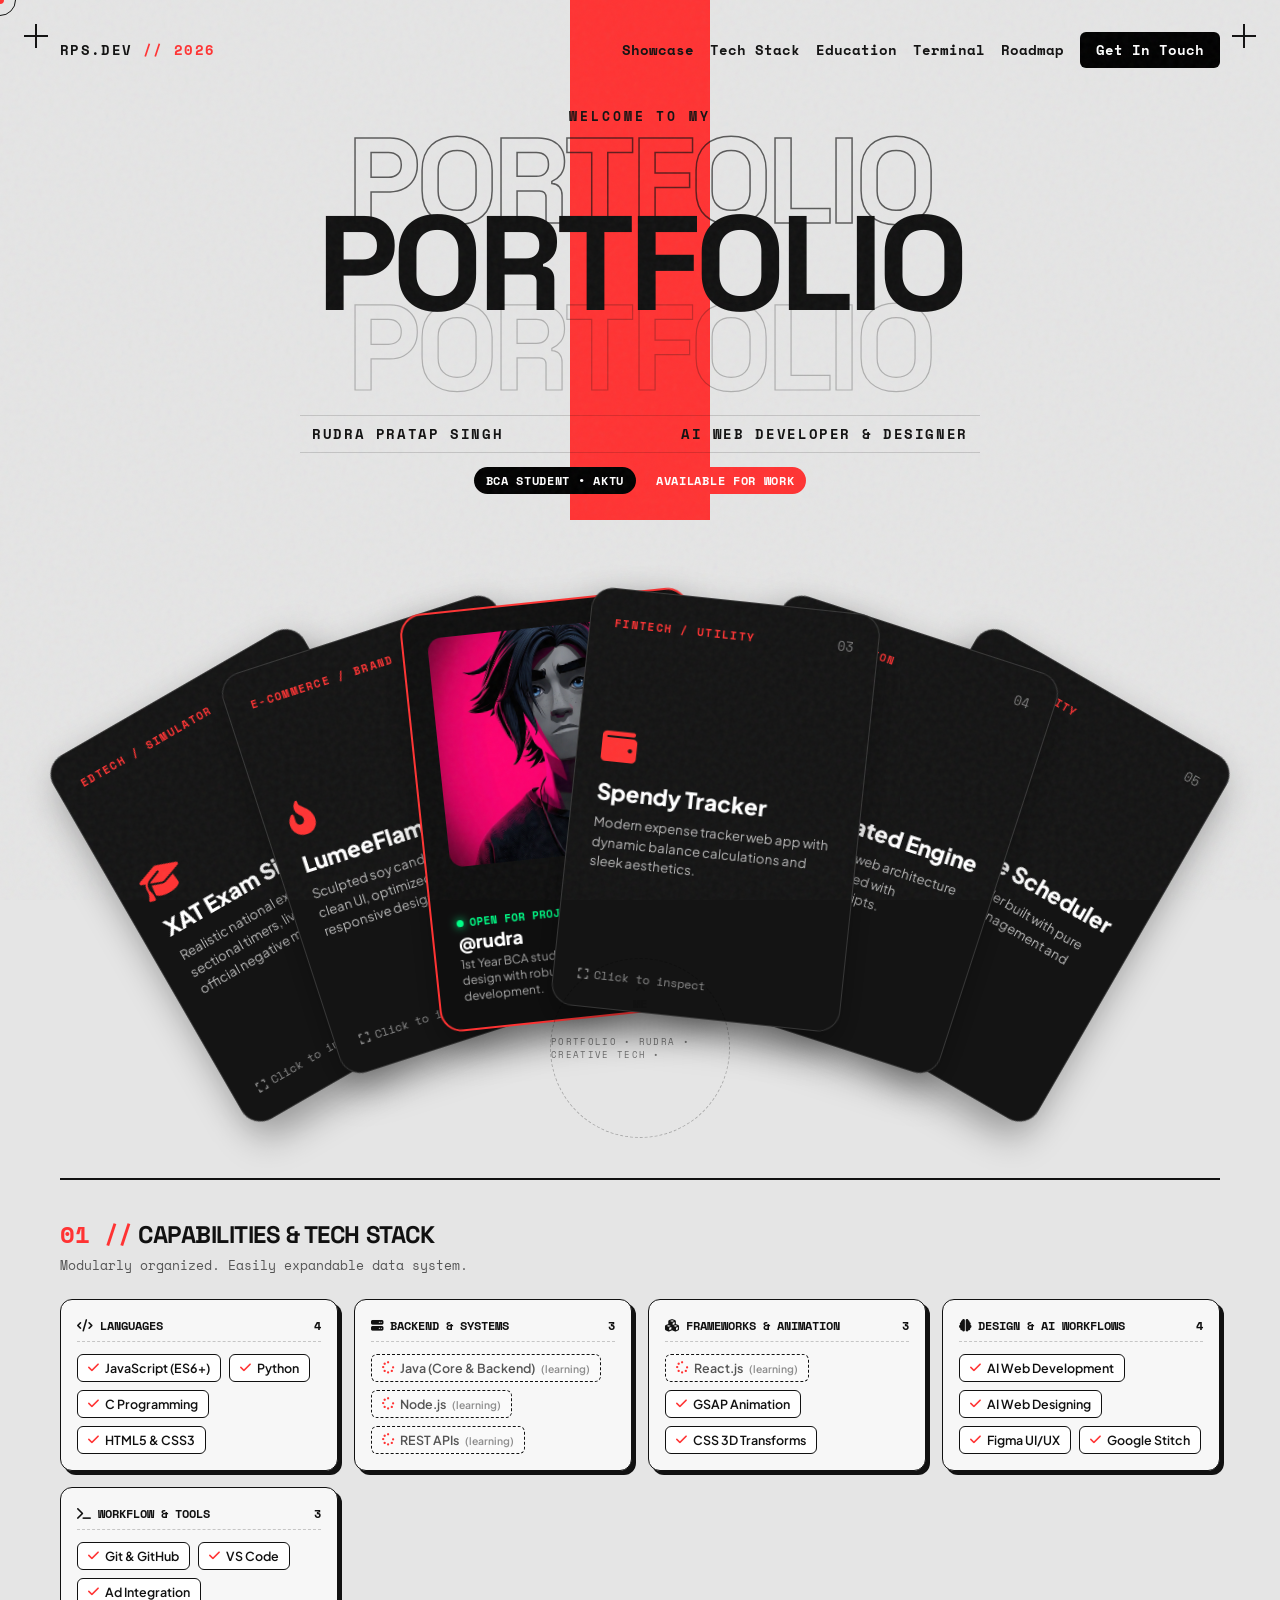
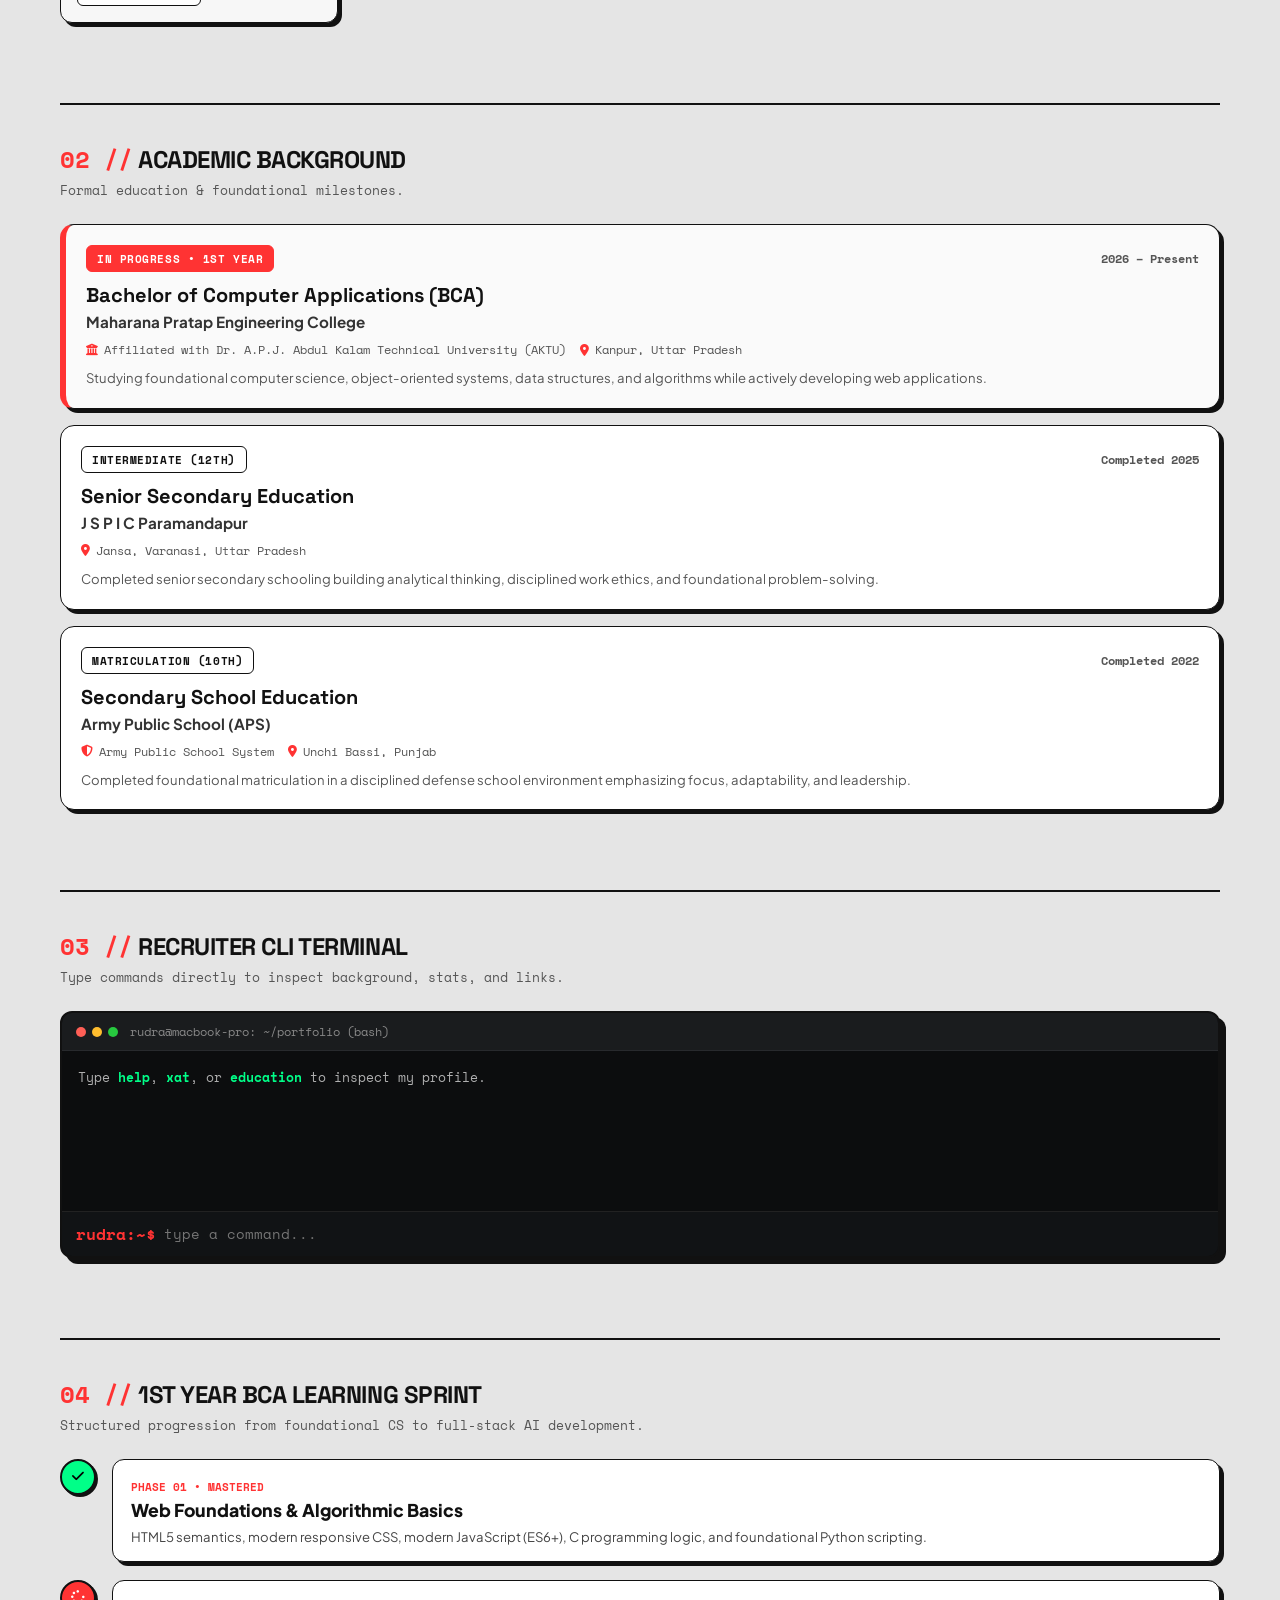
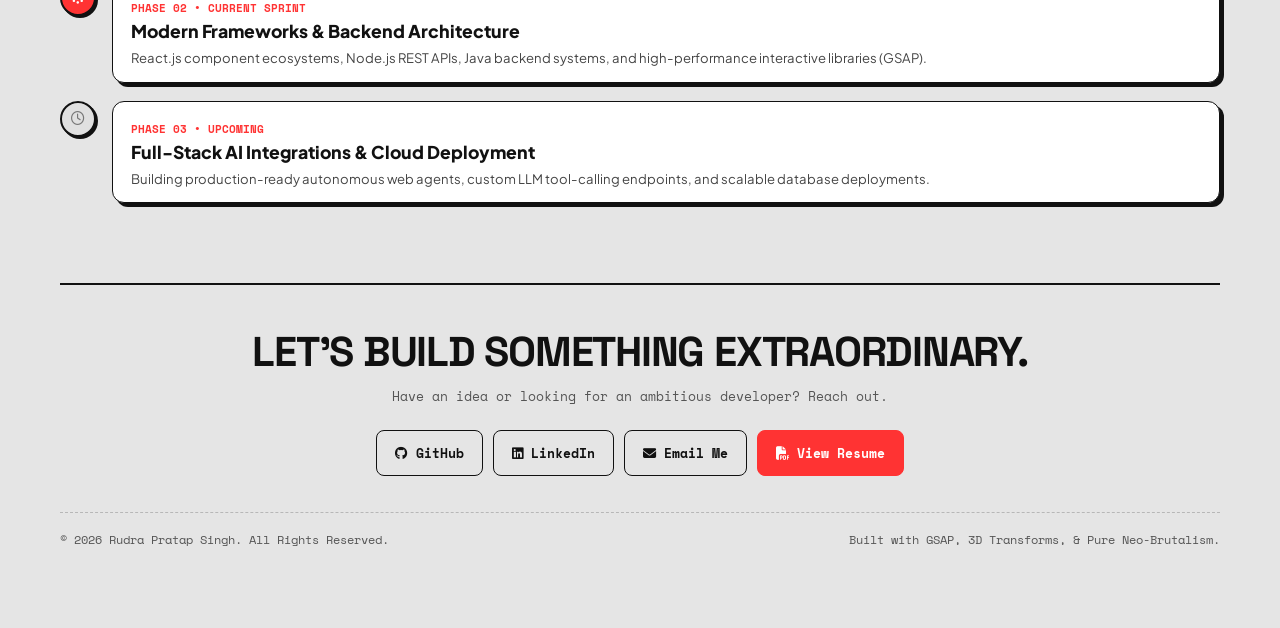
<file: index.html>
<!DOCTYPE html>
<html lang="en">
<head>
  <meta charset="UTF-8" />
  <meta name="viewport" content="width=device-width, initial-scale=1.0" />
  <title>Rudra Pratap Singh — AI Web Developer & Designer</title>
  <link rel="icon" href="images/rudra-favicon.png" type="image/png" />

  <!-- Typography -->
  <link rel="preconnect" href="https://fonts.googleapis.com">
  <link rel="preconnect" href="https://fonts.gstatic.com" crossorigin>
  <link href="https://fonts.googleapis.com/css2?family=Plus+Jakarta+Sans:wght@400;600;700;800;900&family=Space+Grotesk:wght@500;700;800&family=Space+Mono:ital,wght@0,400;0,700;1,400&display=swap" rel="stylesheet">

  <!-- Font Awesome Icons -->
  <link rel="stylesheet" href="https://cdnjs.cloudflare.com/ajax/libs/font-awesome/6.5.1/css/all.min.css" />

  <link rel="stylesheet" href="style.css" />
</head>
<body>

  <!-- Film Grain SVG Overlay -->
  <div class="grain-overlay"></div>

  <!-- Magnetic Custom Cursor -->
  <div class="custom-cursor-dot" id="cursorDot"></div>
  <div class="custom-cursor-circle" id="cursorCircle"></div>

  <!-- Neo-Brutalist Layout Artifacts -->
  <div class="bg-stripe"></div>
  <div class="bg-cross top-left"></div>
  <div class="bg-cross top-right"></div>

  <div class="portfolio-wrapper">
    
    <!-- Top Minimal Navigation -->
    <nav class="top-nav">
      <div class="nav-brand">RPS.DEV <span>// 2026</span></div>
      <div class="nav-links">
        <a href="#deckSection">Showcase</a>
        <a href="#skillsSection">Tech Stack</a>
        <a href="#educationSection">Education</a>
        <a href="#terminalSection">Terminal</a>
        <a href="#roadmapSection">Roadmap</a>
        <a href="mailto:rudsigeamer@gmail.com" class="nav-cta">Get In Touch</a>
      </div>
    </nav>

    <!-- SECTION 1: Editorial Hero -->
    <header class="hero-header">
      <div class="meta-tag">WELCOME TO MY</div>
      
      <div class="title-stacked">
        <div class="stroke-title">PORTFOLIO</div>
        <div class="main-title">PORTFOLIO</div>
        <div class="bottom-ghost">PORTFOLIO</div>
      </div>

      <div class="hero-subtext">
        <span class="author-name">RUDRA PRATAP SINGH</span>
        <span class="author-role">AI WEB DEVELOPER & DESIGNER</span>
      </div>

      <div class="hero-badges">
        <span class="badge badge-dark">BCA STUDENT • AKTU</span>
        <span class="badge badge-red">AVAILABLE FOR WORK</span>
      </div>
    </header>

    <!-- SECTION 2: Interactive Fan-Out 3D Deck -->
    <section class="deck-viewport" id="deckSection">
      <div class="deck-cards" id="deckCards">
        <!-- Rendered dynamically by script.js with XAT Simulator as Card 01 -->
      </div>

      <!-- Center Dial Wheel -->
      <div class="rotary-wheel">
        <div class="wheel-circle">
          <span class="wheel-text">PORTFOLIO • RUDRA • CREATIVE TECH •</span>
        </div>
        <div class="wheel-indicator">
          <i class="fa-solid fa-angle-up"></i>
          <span>ME</span>
        </div>
      </div>
    </section>

    <!-- SECTION 3: Technical Capabilities -->
    <section class="section-block" id="skillsSection">
      <div class="section-head">
        <h2><span>01 //</span> CAPABILITIES & TECH STACK</h2>
        <p>Modularly organized. Easily expandable data system.</p>
      </div>

      <div class="skills-grid" id="skillsGrid">
        <!-- Rendered by script.js -->
      </div>
    </section>

    <!-- SECTION 4: Formal Education Timeline -->
    <section class="section-block" id="educationSection">
      <div class="section-head">
        <h2><span>02 //</span> ACADEMIC BACKGROUND</h2>
        <p>Formal education & foundational milestones.</p>
      </div>

      <div class="education-grid">
        <div class="edu-card active-degree">
          <div class="edu-card-top">
            <span class="edu-badge current">IN PROGRESS • 1ST YEAR</span>
            <span class="edu-year">2026 – Present</span>
          </div>
          <h3 class="edu-degree">Bachelor of Computer Applications (BCA)</h3>
          <h4 class="edu-institution">Maharana Pratap Engineering College</h4>
          <div class="edu-meta">
            <span><i class="fa-solid fa-building-columns"></i> Affiliated with Dr. A.P.J. Abdul Kalam Technical University (AKTU)</span>
            <span><i class="fa-solid fa-location-dot"></i> Kanpur, Uttar Pradesh</span>
          </div>
          <p class="edu-summary">Studying foundational computer science, object-oriented systems, data structures, and algorithms while actively developing web applications.</p>
        </div>

        <div class="edu-card">
          <div class="edu-card-top">
            <span class="edu-badge">INTERMEDIATE (12TH)</span>
            <span class="edu-year">Completed 2025</span>
          </div>
          <h3 class="edu-degree">Senior Secondary Education</h3>
          <h4 class="edu-institution">J S P I C Paramandapur</h4>
          <div class="edu-meta">
            <span><i class="fa-solid fa-location-dot"></i> Jansa, Varanasi, Uttar Pradesh</span>
          </div>
          <p class="edu-summary">Completed senior secondary schooling building analytical thinking, disciplined work ethics, and foundational problem-solving.</p>
        </div>

        <div class="edu-card">
          <div class="edu-card-top">
            <span class="edu-badge">MATRICULATION (10TH)</span>
            <span class="edu-year">Completed 2022</span>
          </div>
          <h3 class="edu-degree">Secondary School Education</h3>
          <h4 class="edu-institution">Army Public School (APS)</h4>
          <div class="edu-meta">
            <span><i class="fa-solid fa-shield-halved"></i> Army Public School System</span>
            <span><i class="fa-solid fa-location-dot"></i> Unchi Bassi, Punjab</span>
          </div>
          <p class="edu-summary">Completed foundational matriculation in a disciplined defense school environment emphasizing focus, adaptability, and leadership.</p>
        </div>
      </div>
    </section>

    <!-- SECTION 5: Interactive Developer Terminal -->
    <section class="section-block" id="terminalSection">
      <div class="section-head">
        <h2><span>03 //</span> RECRUITER CLI TERMINAL</h2>
        <p>Type commands directly to inspect background, stats, and links.</p>
      </div>

      <div class="terminal-window">
        <div class="terminal-bar">
          <div class="terminal-dots">
            <span class="dot red"></span>
            <span class="dot yellow"></span>
            <span class="dot green"></span>
          </div>
          <span class="terminal-title">rudra@macbook-pro: ~/portfolio (bash)</span>
        </div>
        <div class="terminal-body" id="terminalBody">
          <div class="term-line output">Type <span class="term-highlight">help</span>, <span class="term-highlight">xat</span>, or <span class="term-highlight">education</span> to inspect my profile.</div>
        </div>
        <div class="terminal-input-row">
          <span class="term-prompt">rudra:~$</span>
          <input type="text" id="terminalInput" autocomplete="off" spellcheck="false" placeholder="type a command..." />
        </div>
      </div>
    </section>

    <!-- SECTION 6: Learning Journey & Roadmap -->
    <section class="section-block" id="roadmapSection">
      <div class="section-head">
        <h2><span>04 //</span> 1ST YEAR BCA LEARNING SPRINT</h2>
        <p>Structured progression from foundational CS to full-stack AI development.</p>
      </div>

      <div class="timeline-container">
        <div class="timeline-item completed">
          <div class="timeline-marker"><i class="fa-solid fa-check"></i></div>
          <div class="timeline-content">
            <span class="timeline-phase">PHASE 01 • MASTERED</span>
            <h3>Web Foundations & Algorithmic Basics</h3>
            <p>HTML5 semantics, modern responsive CSS, modern JavaScript (ES6+), C programming logic, and foundational Python scripting.</p>
          </div>
        </div>

        <div class="timeline-item in-progress">
          <div class="timeline-marker"><i class="fa-solid fa-spinner fa-spin-pulse"></i></div>
          <div class="timeline-content">
            <span class="timeline-phase">PHASE 02 • CURRENT SPRINT</span>
            <h3>Modern Frameworks & Backend Architecture</h3>
            <p>React.js component ecosystems, Node.js REST APIs, Java backend systems, and high-performance interactive libraries (GSAP).</p>
          </div>
        </div>

        <div class="timeline-item upcoming">
          <div class="timeline-marker"><i class="fa-regular fa-clock"></i></div>
          <div class="timeline-content">
            <span class="timeline-phase">PHASE 03 • UPCOMING</span>
            <h3>Full-Stack AI Integrations & Cloud Deployment</h3>
            <p>Building production-ready autonomous web agents, custom LLM tool-calling endpoints, and scalable database deployments.</p>
          </div>
        </div>
      </div>
    </section>

    <!-- SECTION 7: Footer & Outgoing Channels -->
    <footer class="footer-block">
      <div class="footer-cta">
        <h3>LET'S BUILD SOMETHING EXTRAORDINARY.</h3>
        <p>Have an idea or looking for an ambitious developer? Reach out.</p>
      </div>

      <div class="footer-actions">
        <a href="https://github.com/yummiilove" target="_blank" rel="noopener" class="btn btn-outline">
          <i class="fa-brands fa-github"></i> GitHub
        </a>
        <a href="https://www.linkedin.com/in/rudrapratapsing" target="_blank" rel="noopener" class="btn btn-outline">
          <i class="fa-brands fa-linkedin"></i> LinkedIn
        </a>
        <a href="mailto:rudsigeamer@gmail.com" class="btn btn-outline">
          <i class="fa-solid fa-envelope"></i> Email Me
        </a>
        <a href="resume.html" target="_blank" class="btn btn-accent">
          <i class="fa-solid fa-file-pdf"></i> View Resume
        </a>
      </div>

      <div class="footer-meta">
        <span>© 2026 Rudra Pratap Singh. All Rights Reserved.</span>
        <span>Built with GSAP, 3D Transforms, & Pure Neo-Brutalism.</span>
      </div>
    </footer>

  </div>

  <!-- Interactive Project Pop-up Modal -->
  <div class="modal-backdrop" id="projectModal">
    <div class="modal-card">
      <button class="modal-close-btn" id="modalClose">&times;</button>
      <div class="modal-tag" id="modalTag">CATEGORY</div>
      <h2 class="modal-title" id="modalTitle">Project Title</h2>
      <p class="modal-desc" id="modalDesc">Project description goes here.</p>
      
      <div class="modal-stats">
        <div>
          <span class="stat-label">TECH STACK</span>
          <span class="stat-value" id="modalStack">HTML, CSS, JS</span>
        </div>
        <div>
          <span class="stat-label">STATUS</span>
          <span class="stat-value" id="modalStatus">Live / Production</span>
        </div>
      </div>

      <div class="modal-links">
        <a href="#" target="_blank" id="modalLiveLink" class="btn btn-accent">
          <i class="fa-solid fa-arrow-up-right-from-square"></i> Visit Project
        </a>
        <a href="#" target="_blank" id="modalRepoLink" class="btn btn-outline">
          <i class="fa-brands fa-github"></i> Source Code
        </a>
      </div>
    </div>
  </div>

  <!-- GSAP Animation Engine -->
  <script src="https://cdnjs.cloudflare.com/ajax/libs/gsap/3.12.5/gsap.min.js"></script>
  <script src="script.js"></script>
</body>
</html>
</file>
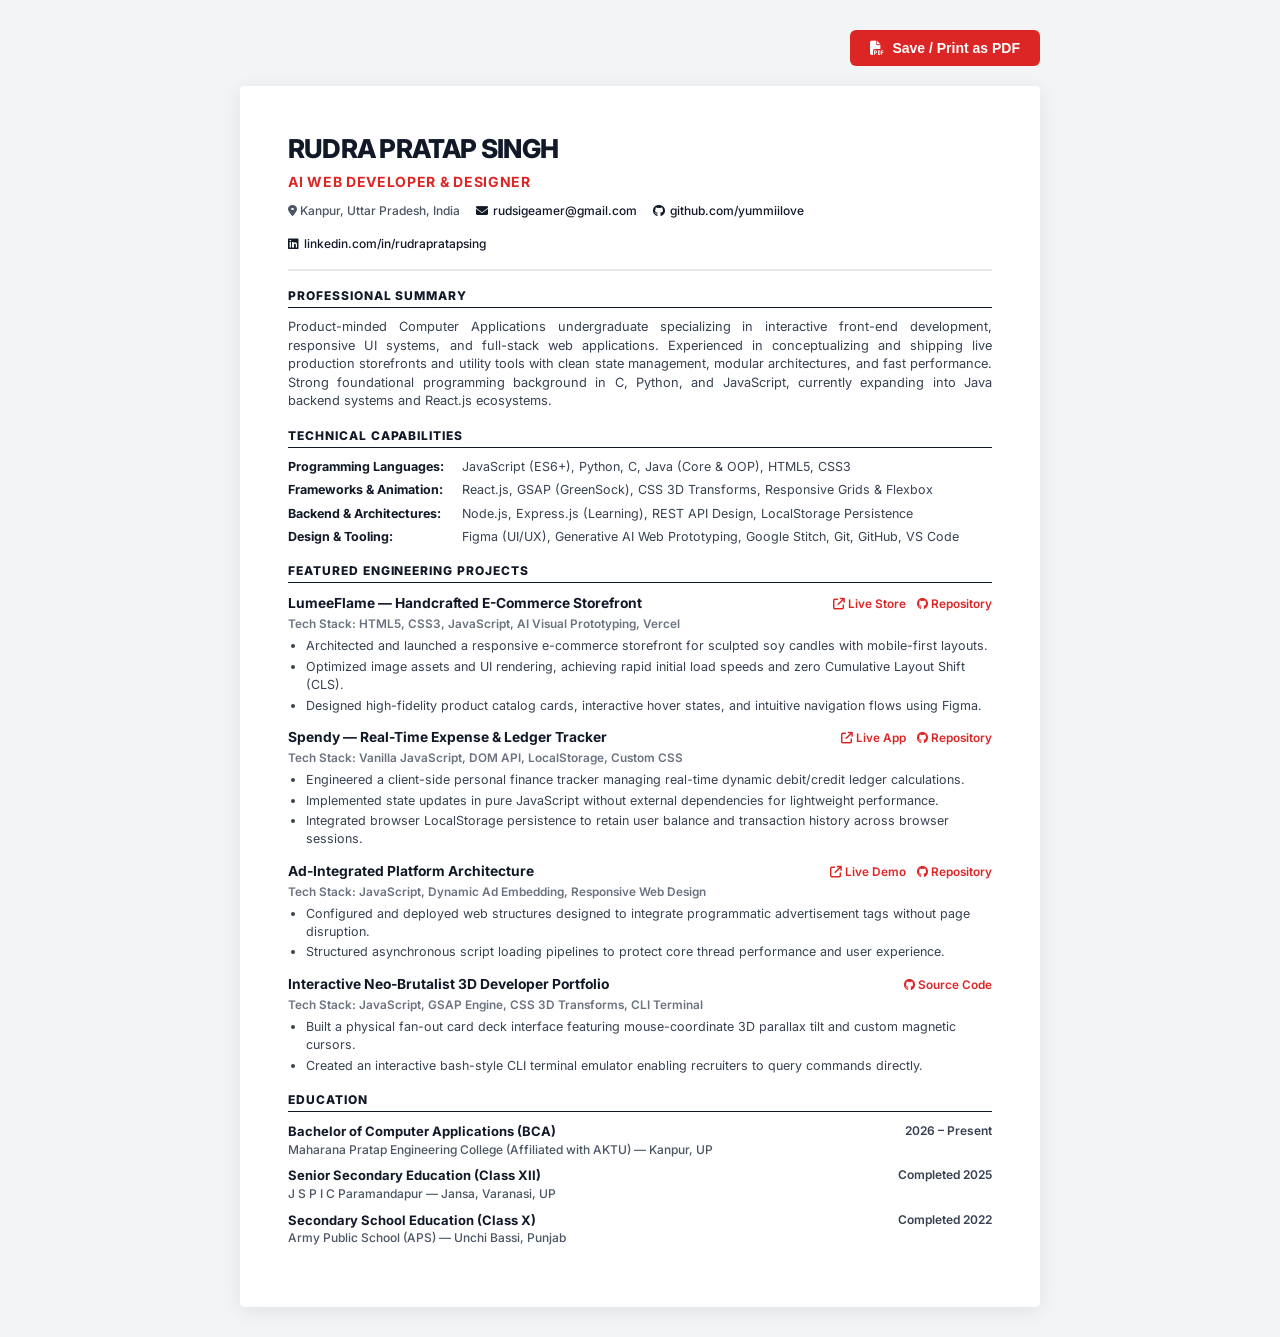
<file: resume.html>
<!DOCTYPE html>
<html lang="en">
<head>
  <meta charset="UTF-8" />
  <meta name="viewport" content="width=device-width, initial-scale=1.0" />
  <title>Rudra Pratap Singh — Resume</title>
  <link rel="preconnect" href="https://fonts.googleapis.com">
  <link rel="preconnect" href="https://fonts.gstatic.com" crossorigin>
  <link href="https://fonts.googleapis.com/css2?family=Inter:wght@400;500;600;700;800&display=swap" rel="stylesheet">
  <link rel="stylesheet" href="https://cdnjs.cloudflare.com/ajax/libs/font-awesome/6.5.1/css/all.min.css" />

  <style>
    * {
      box-sizing: border-box;
      margin: 0;
      padding: 0;
    }

    body {
      font-family: 'Inter', -apple-system, BlinkMacSystemFont, "Segoe UI", Roboto, sans-serif;
      color: #111827;
      background-color: #f3f4f6;
      line-height: 1.45;
      font-size: 13.5px;
      padding: 30px 15px;
    }

    /* Print / PDF Controls */
    .action-bar {
      max-width: 800px;
      margin: 0 auto 20px auto;
      display: flex;
      justify-content: space-between;
      align-items: center;
    }

    .btn-download {
      background: #dc2626;
      color: #ffffff;
      border: none;
      padding: 10px 20px;
      font-size: 14px;
      font-weight: 600;
      border-radius: 6px;
      cursor: pointer;
      display: inline-flex;
      align-items: center;
      gap: 8px;
      transition: background 0.2s ease;
    }

    .btn-download:hover {
      background: #b91c1c;
    }

    /* A4 Resume Container */
    .resume-sheet {
      max-width: 800px;
      margin: 0 auto;
      background: #ffffff;
      padding: 44px 48px;
      box-shadow: 0 4px 20px rgba(0, 0, 0, 0.08);
      border-radius: 4px;
    }

    /* Header */
    header {
      border-bottom: 2px solid #e5e7eb;
      padding-bottom: 16px;
      margin-bottom: 16px;
    }

    h1.name {
      font-size: 26px;
      font-weight: 800;
      letter-spacing: -0.03em;
      color: #111827;
      text-transform: uppercase;
      margin-bottom: 4px;
    }

    .role-title {
      font-size: 14px;
      font-weight: 700;
      color: #dc2626;
      text-transform: uppercase;
      letter-spacing: 0.05em;
      margin-bottom: 10px;
    }

    .contact-row {
      display: flex;
      flex-wrap: wrap;
      gap: 16px;
      font-size: 12px;
      color: #4b5563;
      font-weight: 500;
    }

    .contact-row a {
      color: #111827;
      text-decoration: none;
      display: inline-flex;
      align-items: center;
      gap: 5px;
    }

    .contact-row a:hover {
      color: #dc2626;
      text-decoration: underline;
    }

    /* Section Styles */
    section {
      margin-bottom: 16px;
    }

    .section-title {
      font-size: 12px;
      font-weight: 800;
      text-transform: uppercase;
      letter-spacing: 0.08em;
      color: #111827;
      border-bottom: 1.5px solid #111827;
      padding-bottom: 3px;
      margin-bottom: 10px;
      display: flex;
      justify-content: space-between;
    }

    /* Summary */
    .summary-text {
      color: #374151;
      font-size: 12.8px;
      text-align: justify;
    }

    /* Skills */
    .skills-block {
      display: flex;
      flex-direction: column;
      gap: 5px;
    }

    .skill-line {
      font-size: 12.5px;
      color: #374151;
    }

    .skill-line strong {
      color: #111827;
      font-weight: 700;
      min-width: 170px;
      display: inline-block;
    }

    /* Projects & Items */
    .project-item {
      margin-bottom: 12px;
    }

    .item-header {
      display: flex;
      justify-content: space-between;
      align-items: baseline;
      margin-bottom: 3px;
    }

    .item-title {
      font-size: 13.8px;
      font-weight: 700;
      color: #111827;
    }

    .item-links {
      font-size: 11.8px;
      font-weight: 600;
    }

    .item-links a {
      color: #dc2626;
      text-decoration: none;
      margin-left: 8px;
    }

    .item-links a:hover {
      text-decoration: underline;
    }

    .item-sub {
      font-size: 11.8px;
      color: #6b7280;
      font-weight: 600;
      margin-bottom: 4px;
    }

    ul.bullet-list {
      padding-left: 18px;
      color: #374151;
      font-size: 12.5px;
    }

    ul.bullet-list li {
      margin-bottom: 2.5px;
    }

    /* Education */
    .edu-item {
      display: flex;
      justify-content: space-between;
      margin-bottom: 8px;
    }

    .edu-left {
      max-width: 80%;
    }

    .edu-degree {
      font-size: 13px;
      font-weight: 700;
      color: #111827;
    }

    .edu-institution {
      font-size: 12px;
      color: #4b5563;
      font-weight: 500;
    }

    .edu-right {
      text-align: right;
      font-size: 12px;
      font-weight: 600;
      color: #374151;
    }

    /* Print Engine Settings */
    @media print {
      body {
        background: transparent;
        padding: 0;
      }

      .action-bar {
        display: none !important;
      }

      .resume-sheet {
        box-shadow: none;
        padding: 0;
        max-width: 100%;
        margin: 0;
      }

      @page {
        size: A4;
        margin: 14mm 15mm 14mm 15mm;
      }
    }
  </style>
</head>
<body>

  <!-- Controls for instant export -->
  <div class="action-bar">
    <span style="font-size: 13px; color: #4b5563;"></span>
    <button class="btn-download" onclick="window.print()">
      <i class="fa-solid fa-file-pdf"></i> Save / Print as PDF
    </button>
  </div>

  <!-- Main Sheet -->
  <main class="resume-sheet">
    
    <!-- Header -->
    <header>
      <h1 class="name">Rudra Pratap Singh</h1>
      <div class="role-title">AI Web Developer & Designer</div>
      <div class="contact-row">
        <span><i class="fa-solid fa-location-dot"></i> Kanpur, Uttar Pradesh, India</span>
        <a href="mailto:rudsigeamer@gmail.com"><i class="fa-solid fa-envelope"></i> rudsigeamer@gmail.com</a>
        <a href="https://github.com/yummiilove" target="_blank"><i class="fa-brands fa-github"></i> github.com/yummiilove</a>
        <a href="https://www.linkedin.com/in/-rudra-pratapsingh" target="_blank"><i class="fa-brands fa-linkedin"></i> linkedin.com/in/rudrapratapsing</a>
      </div>
    </header>

    <!-- Professional Summary -->
    <section>
      <div class="section-title">Professional Summary</div>
      <p class="summary-text">
        Product-minded Computer Applications undergraduate specializing in interactive front-end development, responsive UI systems, and full-stack web applications. Experienced in conceptualizing and shipping live production storefronts and utility tools with clean state management, modular architectures, and fast performance. Strong foundational programming background in C, Python, and JavaScript, currently expanding into Java backend systems and React.js ecosystems.
      </p>
    </section>

    <!-- Technical Skills -->
    <section>
      <div class="section-title">Technical Capabilities</div>
      <div class="skills-block">
        <div class="skill-line">
          <strong>Programming Languages:</strong> JavaScript (ES6+), Python, C, Java (Core & OOP), HTML5, CSS3
        </div>
        <div class="skill-line">
          <strong>Frameworks & Animation:</strong> React.js, GSAP (GreenSock), CSS 3D Transforms, Responsive Grids & Flexbox
        </div>
        <div class="skill-line">
          <strong>Backend & Architectures:</strong> Node.js, Express.js (Learning), REST API Design, LocalStorage Persistence
        </div>
        <div class="skill-line">
          <strong>Design & Tooling:</strong> Figma (UI/UX), Generative AI Web Prototyping, Google Stitch, Git, GitHub, VS Code
        </div>
      </div>
    </section>

    <!-- Key Projects -->
    <section>
      <div class="section-title">Featured Engineering Projects</div>

      <!-- LumeeFlame -->
      <div class="project-item">
        <div class="item-header">
          <span class="item-title">LumeeFlame — Handcrafted E-Commerce Storefront</span>
          <span class="item-links">
            <a href="https://lummeflame.vercel.app" target="_blank"><i class="fa-solid fa-arrow-up-right-from-square"></i> Live Store</a>
            <a href="https://github.com/yummiilove" target="_blank"><i class="fa-brands fa-github"></i> Repository</a>
          </span>
        </div>
        <div class="item-sub">Tech Stack: HTML5, CSS3, JavaScript, AI Visual Prototyping, Vercel</div>
        <ul class="bullet-list">
          <li>Architected and launched a responsive e-commerce storefront for sculpted soy candles with mobile-first layouts.</li>
          <li>Optimized image assets and UI rendering, achieving rapid initial load speeds and zero Cumulative Layout Shift (CLS).</li>
          <li>Designed high-fidelity product catalog cards, interactive hover states, and intuitive navigation flows using Figma.</li>
        </ul>
      </div>

      <!-- Spendy -->
      <div class="project-item">
        <div class="item-header">
          <span class="item-title">Spendy — Real-Time Expense & Ledger Tracker</span>
          <span class="item-links">
            <a href="https://spendy-indol.vercel.app/" target="_blank"><i class="fa-solid fa-arrow-up-right-from-square"></i> Live App</a>
            <a href="https://github.com/yummiilove" target="_blank"><i class="fa-brands fa-github"></i> Repository</a>
          </span>
        </div>
        <div class="item-sub">Tech Stack: Vanilla JavaScript, DOM API, LocalStorage, Custom CSS</div>
        <ul class="bullet-list">
          <li>Engineered a client-side personal finance tracker managing real-time dynamic debit/credit ledger calculations.</li>
          <li>Implemented state updates in pure JavaScript without external dependencies for lightweight performance.</li>
          <li>Integrated browser LocalStorage persistence to retain user balance and transaction history across browser sessions.</li>
        </ul>
      </div>

      <!-- Webpage for Ads -->
      <div class="project-item">
        <div class="item-header">
          <span class="item-title">Ad-Integrated Platform Architecture</span>
          <span class="item-links">
            <a href="https://webpage-for-ads.vercel.app/" target="_blank"><i class="fa-solid fa-arrow-up-right-from-square"></i> Live Demo</a>
            <a href="https://github.com/yummiilove" target="_blank"><i class="fa-brands fa-github"></i> Repository</a>
          </span>
        </div>
        <div class="item-sub">Tech Stack: JavaScript, Dynamic Ad Embedding, Responsive Web Design</div>
        <ul class="bullet-list">
          <li>Configured and deployed web structures designed to integrate programmatic advertisement tags without page disruption.</li>
          <li>Structured asynchronous script loading pipelines to protect core thread performance and user experience.</li>
        </ul>
      </div>

      <!-- 3D Portfolio -->
      <div class="project-item">
        <div class="item-header">
          <span class="item-title">Interactive Neo-Brutalist 3D Developer Portfolio</span>
          <span class="item-links">
            <a href="https://github.com/yummiilove" target="_blank"><i class="fa-brands fa-github"></i> Source Code</a>
          </span>
        </div>
        <div class="item-sub">Tech Stack: JavaScript, GSAP Engine, CSS 3D Transforms, CLI Terminal</div>
        <ul class="bullet-list">
          <li>Built a physical fan-out card deck interface featuring mouse-coordinate 3D parallax tilt and custom magnetic cursors.</li>
          <li>Created an interactive bash-style CLI terminal emulator enabling recruiters to query commands directly.</li>
        </ul>
      </div>
    </section>

    <!-- Education -->
    <section>
      <div class="section-title">Education</div>

      <div class="edu-item">
        <div class="edu-left">
          <div class="edu-degree">Bachelor of Computer Applications (BCA)</div>
          <div class="edu-institution">Maharana Pratap Engineering College (Affiliated with AKTU) — Kanpur, UP</div>
        </div>
        <div class="edu-right">2026 – Present</div>
      </div>

      <div class="edu-item">
        <div class="edu-left">
          <div class="edu-degree">Senior Secondary Education (Class XII)</div>
          <div class="edu-institution">J S P I C Paramandapur — Jansa, Varanasi, UP</div>
        </div>
        <div class="edu-right">Completed 2025</div>
      </div>

      <div class="edu-item">
        <div class="edu-left">
          <div class="edu-degree">Secondary School Education (Class X)</div>
          <div class="edu-institution">Army Public School (APS) — Unchi Bassi, Punjab</div>
        </div>
        <div class="edu-right">Completed 2022</div>
      </div>
    </section>

  </main>

</body>
</html>
</file>
<file: style.css>
:root {
  --bg-color: #e5e5e5;
  --accent-red: #ff3333;
  --text-dark: #111111;
  --text-muted: #555555;
  --card-bg: #141414;
  --card-text: #ffffff;
  --card-border: rgba(255, 255, 255, 0.15);
  --border-dark: #111111;
  --term-bg: #0c0d0e;
  --font-main: 'Plus Jakarta Sans', sans-serif;
  --font-display: 'Space Grotesk', sans-serif;
  --font-mono: 'Space Mono', monospace;
}

* {
  box-sizing: border-box;
  margin: 0;
  padding: 0;
}

html {
  scroll-behavior: smooth;
  -webkit-text-size-adjust: 100%;
}

body {
  background-color: var(--bg-color);
  color: var(--text-dark);
  font-family: var(--font-main);
  overflow-x: hidden;
  position: relative;
  min-height: 100vh;
}

/* Tactile Grain Filter Overlay */
.grain-overlay {
  position: fixed;
  top: 0;
  left: 0;
  width: 100vw;
  height: 100vh;
  pointer-events: none;
  z-index: 9999;
  opacity: 0.045;
  background-image: url("data:image/svg+xml,%3Csvg viewBox='0 0 200 200' xmlns='http://www.w3.org/2000/svg'%3E%3Cfilter id='noiseFilter'%3E%3CfeTurbulence type='fractalNoise' baseFrequency='0.8' numOctaves='3' stitchTiles='stitch'/%3E%3C/filter%3E%3Crect width='100%25' height='100%25' filter='url(%23noiseFilter)'/%3E%3C/svg%3E");
}

/* Custom Cursor (hidden on touchscreens) */
@media (pointer: coarse) {
  .custom-cursor-dot, .custom-cursor-circle {
    display: none !important;
  }
}

.custom-cursor-dot {
  position: fixed;
  width: 8px;
  height: 8px;
  background-color: var(--accent-red);
  border-radius: 50%;
  pointer-events: none;
  z-index: 10000;
  transform: translate(-50%, -50%);
  transition: width 0.15s ease, height 0.15s ease;
}

.custom-cursor-circle {
  position: fixed;
  width: 32px;
  height: 32px;
  border: 1.5px solid var(--text-dark);
  border-radius: 50%;
  pointer-events: none;
  z-index: 9999;
  transform: translate(-50%, -50%);
  transition: transform 0.08s ease-out;
}

body.cursor-hover .custom-cursor-circle {
  width: 48px;
  height: 48px;
  border-color: var(--accent-red);
  background: rgba(255, 51, 51, 0.1);
}

/* Decorative Background Elements */
.bg-stripe {
  position: absolute;
  top: 0;
  left: 50%;
  transform: translateX(-50%);
  width: 140px;
  height: 520px;
  background-color: var(--accent-red);
  z-index: 1;
}

.bg-cross {
  position: absolute;
  width: 24px;
  height: 24px;
  z-index: 2;
}

.bg-cross::before, .bg-cross::after {
  content: '';
  position: absolute;
  background-color: var(--text-dark);
}

.bg-cross::before { left: 11px; top: 0; width: 2px; height: 24px; }
.bg-cross::after { top: 11px; left: 0; width: 24px; height: 2px; }

.top-left { top: 24px; left: 24px; }
.top-right { top: 24px; right: 24px; }

/* Main Wrapper */
.portfolio-wrapper {
  position: relative;
  z-index: 3;
  max-width: 1200px;
  margin: 0 auto;
  padding: 20px 20px 80px 20px;
}

/* Top Nav */
.top-nav {
  display: flex;
  justify-content: space-between;
  align-items: center;
  padding: 12px 0 28px 0;
  font-family: var(--font-mono);
  font-size: 0.85rem;
  flex-wrap: wrap;
  gap: 12px;
}

.nav-brand {
  font-weight: 700;
  letter-spacing: 0.1em;
}

.nav-brand span {
  color: var(--accent-red);
}

.nav-links {
  display: flex;
  gap: 16px;
  align-items: center;
  flex-wrap: wrap;
}

.nav-links a {
  text-decoration: none;
  color: var(--text-dark);
  font-weight: 600;
  transition: color 0.2s ease;
  padding: 4px 0;
}

.nav-links a:hover {
  color: var(--accent-red);
}

.nav-cta {
  background: #000;
  color: #fff !important;
  padding: 8px 16px !important;
  border-radius: 6px;
}

/* Hero Section */
.hero-header {
  text-align: center;
  margin-top: 10px;
  margin-bottom: 24px;
}

.meta-tag {
  font-family: var(--font-mono);
  font-size: 0.82rem;
  letter-spacing: 0.22em;
  font-weight: 700;
  color: var(--text-dark);
  margin-bottom: 4px;
}

.title-stacked {
  position: relative;
  line-height: 0.84;
}

.stroke-title {
  font-family: var(--font-display);
  font-size: clamp(3.2rem, 9.5vw, 8.2rem);
  font-weight: 900;
  letter-spacing: -0.04em;
  color: transparent;
  -webkit-text-stroke: 1.5px var(--text-dark);
  opacity: 0.65;
}

.main-title {
  font-family: var(--font-display);
  font-size: clamp(3.6rem, 10.5vw, 8.8rem);
  font-weight: 900;
  letter-spacing: -0.04em;
  color: var(--text-dark);
  margin-top: -24px;
}

.bottom-ghost {
  font-family: var(--font-display);
  font-size: clamp(3.2rem, 9.5vw, 8.2rem);
  font-weight: 900;
  letter-spacing: -0.04em;
  color: transparent;
  -webkit-text-stroke: 1.2px var(--text-dark);
  opacity: 0.25;
  margin-top: -24px;
}

.hero-subtext {
  display: flex;
  justify-content: space-between;
  max-width: 680px;
  margin: 16px auto 14px auto;
  font-family: var(--font-mono);
  font-weight: 700;
  font-size: 0.85rem;
  letter-spacing: 0.12em;
  border-top: 1px solid rgba(0, 0, 0, 0.15);
  border-bottom: 1px solid rgba(0, 0, 0, 0.15);
  padding: 8px 12px;
  gap: 8px;
}

.hero-badges {
  display: flex;
  justify-content: center;
  flex-wrap: wrap;
  gap: 8px;
}

.badge {
  font-family: var(--font-mono);
  font-size: 0.72rem;
  font-weight: 700;
  padding: 5px 12px;
  border-radius: 999px;
  letter-spacing: 0.06em;
}

.badge-dark { background: #000; color: #fff; }
.badge-red { background: var(--accent-red); color: #fff; }

/* Deck Viewport */
.deck-viewport {
  position: relative;
  width: 100%;
  height: 580px;
  perspective: 1400px;
  display: flex;
  justify-content: center;
  align-items: center;
  margin-top: 20px;
}

.deck-cards {
  position: relative;
  width: 290px;
  height: 420px;
  transform-style: preserve-3d;
}

/* Individual Deck Cards */
.deck-item {
  position: absolute;
  width: 100%;
  height: 100%;
  background: var(--card-bg);
  border-radius: 22px;
  border: 1px solid var(--card-border);
  box-shadow: 0 16px 36px rgba(0, 0, 0, 0.35);
  transform-origin: 50% 120%;
  user-select: none;
  cursor: pointer;
  transform-style: preserve-3d;
  will-change: transform;
  backface-visibility: hidden;
}

.deck-item-inner {
  padding: 24px;
  height: 100%;
  display: flex;
  flex-direction: column;
  justify-content: space-between;
  color: var(--card-text);
  border-radius: 22px;
  pointer-events: none;
}

.card-top {
  display: flex;
  justify-content: space-between;
  align-items: center;
}

.card-tag {
  font-family: var(--font-mono);
  font-size: 0.68rem;
  letter-spacing: 0.12em;
  color: var(--accent-red);
  font-weight: 700;
}

.card-num {
  font-family: var(--font-mono);
  font-size: 0.8rem;
  color: #777;
}

.card-body h3 {
  font-size: 1.4rem;
  font-weight: 800;
  margin-bottom: 8px;
  color: #fff;
  line-height: 1.2;
}

.card-body p {
  font-size: 0.82rem;
  line-height: 1.45;
  color: #bbb;
}

.card-icon {
  font-size: 2.2rem;
  color: var(--accent-red);
  margin-bottom: 14px;
  display: block;
}

.card-bottom .card-click-hint {
  font-family: var(--font-mono);
  font-size: 0.74rem;
  color: #888;
  display: flex;
  align-items: center;
  gap: 6px;
}

/* Profile Center Card */
.deck-item.is-profile {
  background: #0f0f0f;
  border: 2px solid var(--accent-red);
}

.profile-avatar-wrap {
  width: 100%;
  height: 230px;
  border-radius: 14px;
  overflow: hidden;
  background: #000;
}

.profile-avatar-wrap img {
  width: 100%;
  height: 100%;
  object-fit: cover;
  display: block;
}

.profile-info {
  margin-top: 12px;
}

.profile-status {
  font-family: var(--font-mono);
  font-size: 0.66rem;
  color: #00ff88;
  display: flex;
  align-items: center;
  gap: 6px;
  font-weight: 700;
}

.status-dot {
  width: 7px;
  height: 7px;
  background-color: #00ff88;
  border-radius: 50%;
  box-shadow: 0 0 8px #00ff88;
}

.profile-info h4 {
  font-size: 1.15rem;
  font-weight: 800;
}

.profile-info p {
  font-size: 0.74rem;
  color: #aaa;
  margin-top: 3px;
  line-height: 1.35;
}

/* Rotary Center Wheel */
.rotary-wheel {
  position: absolute;
  bottom: -40px;
  left: 50%;
  transform: translateX(-50%);
  display: flex;
  flex-direction: column;
  align-items: center;
  pointer-events: none;
}

.wheel-circle {
  width: 180px;
  height: 180px;
  border: 1.5px dashed rgba(0, 0, 0, 0.25);
  border-radius: 50%;
  display: flex;
  align-items: center;
  justify-content: center;
  animation: rotateSlow 24s linear infinite;
}

.wheel-text {
  font-family: var(--font-mono);
  font-size: 0.55rem;
  letter-spacing: 0.15em;
  color: rgba(0, 0, 0, 0.5);
}

.wheel-indicator {
  position: absolute;
  top: 25px;
  display: flex;
  flex-direction: column;
  align-items: center;
  font-family: var(--font-mono);
  font-size: 0.75rem;
  font-weight: 800;
}

@keyframes rotateSlow {
  from { transform: rotate(0deg); }
  to { transform: rotate(360deg); }
}

/* Section Blocks */
.section-block {
  margin-top: 80px;
  border-top: 2px solid var(--border-dark);
  padding-top: 36px;
}

.section-head {
  margin-bottom: 24px;
}

.section-head h2 {
  font-family: var(--font-display);
  font-size: clamp(1.2rem, 3.5vw, 1.5rem);
  font-weight: 800;
  letter-spacing: -0.02em;
}

.section-head h2 span {
  color: var(--accent-red);
  font-family: var(--font-mono);
}

.section-head p {
  font-family: var(--font-mono);
  font-size: 0.8rem;
  color: var(--text-muted);
  margin-top: 4px;
}

/* Skills Grid */
.skills-grid {
  display: grid;
  grid-template-columns: repeat(auto-fill, minmax(240px, 1fr));
  gap: 16px;
}

.skill-category-card {
  background: #f7f7f7;
  border: 1.5px solid #111;
  border-radius: 12px;
  padding: 16px;
  box-shadow: 4px 4px 0px #111;
  transition: transform 0.2s ease, box-shadow 0.2s ease;
}

.skill-category-card:hover {
  transform: translate(-3px, -3px);
  box-shadow: 6px 6px 0px var(--accent-red);
}

.category-header {
  font-family: var(--font-mono);
  font-size: 0.78rem;
  font-weight: 700;
  text-transform: uppercase;
  margin-bottom: 12px;
  border-bottom: 1px dashed rgba(0, 0, 0, 0.2);
  padding-bottom: 6px;
  display: flex;
  justify-content: space-between;
}

.skill-pill-list {
  display: flex;
  flex-wrap: wrap;
  gap: 8px;
}

.skill-pill {
  background: #ffffff;
  border: 1px solid #111;
  padding: 5px 10px;
  border-radius: 6px;
  font-size: 0.78rem;
  font-weight: 600;
  display: inline-flex;
  align-items: center;
  gap: 6px;
}

.skill-pill.status-learning {
  border-style: dashed;
  color: #555;
  background-color: #fafafa;
}

.skill-pill i {
  color: var(--accent-red);
}

/* Education Cards */
.education-grid {
  display: grid;
  grid-template-columns: 1fr;
  gap: 16px;
}

.edu-card {
  background: #ffffff;
  border: 1.5px solid #111111;
  border-radius: 14px;
  padding: 20px;
  box-shadow: 4px 4px 0px #111111;
  transition: transform 0.2s ease, box-shadow 0.2s ease;
  position: relative;
}

.edu-card:hover {
  transform: translate(-3px, -3px);
  box-shadow: 6px 6px 0px var(--accent-red);
}

.edu-card.active-degree {
  border-left: 6px solid var(--accent-red);
  background: #fafafa;
}

.edu-card-top {
  display: flex;
  justify-content: space-between;
  align-items: center;
  flex-wrap: wrap;
  gap: 8px;
  margin-bottom: 10px;
}

.edu-badge {
  font-family: var(--font-mono);
  font-size: 0.7rem;
  font-weight: 700;
  padding: 4px 10px;
  border-radius: 6px;
  border: 1px solid #111;
  background: #fff;
  color: #111;
  letter-spacing: 0.05em;
}

.edu-badge.current {
  background: var(--accent-red);
  color: #fff;
  border-color: var(--accent-red);
}

.edu-year {
  font-family: var(--font-mono);
  font-size: 0.78rem;
  font-weight: 700;
  color: var(--text-muted);
}

.edu-degree {
  font-family: var(--font-display);
  font-size: 1.25rem;
  font-weight: 800;
  margin-bottom: 4px;
  color: #111;
}

.edu-institution {
  font-family: var(--font-main);
  font-size: 0.95rem;
  font-weight: 700;
  color: #333;
  margin-bottom: 10px;
}

.edu-meta {
  display: flex;
  flex-wrap: wrap;
  gap: 14px;
  margin-bottom: 10px;
  font-family: var(--font-mono);
  font-size: 0.74rem;
  color: #555;
}

.edu-meta span {
  display: inline-flex;
  align-items: center;
  gap: 6px;
}

.edu-meta i {
  color: var(--accent-red);
}

.edu-summary {
  font-size: 0.82rem;
  color: #555;
  line-height: 1.5;
}

/* Terminal Component */
.terminal-window {
  background-color: var(--term-bg);
  border-radius: 12px;
  border: 2px solid #111;
  box-shadow: 6px 6px 0px #111;
  overflow: hidden;
  font-family: var(--font-mono);
}

.terminal-bar {
  background-color: #1a1c1e;
  padding: 10px 14px;
  display: flex;
  align-items: center;
  gap: 12px;
  border-bottom: 1px solid #282a2d;
}

.terminal-dots {
  display: flex;
  gap: 6px;
}

.terminal-dots .dot {
  width: 10px;
  height: 10px;
  border-radius: 50%;
}

.dot.red { background: #ff5f56; }
.dot.yellow { background: #ffbd2e; }
.dot.green { background: #27c93f; }

.terminal-title {
  color: #888;
  font-size: 0.72rem;
  overflow: hidden;
  text-overflow: ellipsis;
  white-space: nowrap;
}

.terminal-body {
  padding: 16px;
  min-height: 160px;
  max-height: 280px;
  overflow-y: auto;
  color: #f1f1f1;
  font-size: 0.82rem;
  line-height: 1.55;
}

.term-line {
  margin-bottom: 6px;
}

.term-line.output {
  color: #b0b0b0;
}

.term-highlight {
  color: #00ff88;
  font-weight: 700;
}

.terminal-input-row {
  display: flex;
  align-items: center;
  padding: 10px 14px;
  background-color: #111315;
  border-top: 1px solid #222;
}

.term-prompt {
  color: var(--accent-red);
  font-weight: 700;
  margin-right: 8px;
}

#terminalInput {
  flex: 1;
  background: transparent;
  border: none;
  outline: none;
  color: #fff;
  font-family: var(--font-mono);
  font-size: 0.85rem;
}

/* Timeline / Roadmap */
.timeline-container {
  display: flex;
  flex-direction: column;
  gap: 18px;
  position: relative;
}

.timeline-item {
  display: flex;
  gap: 16px;
  align-items: flex-start;
  position: relative;
}

.timeline-marker {
  width: 36px;
  height: 36px;
  border-radius: 50%;
  border: 2px solid #111;
  background: #fff;
  display: flex;
  align-items: center;
  justify-content: center;
  font-size: 0.85rem;
  flex-shrink: 0;
  z-index: 2;
  box-shadow: 2px 2px 0px #111;
}

.timeline-item.completed .timeline-marker {
  background-color: #00ff88;
  color: #000;
}

.timeline-item.in-progress .timeline-marker {
  background-color: var(--accent-red);
  color: #fff;
}

.timeline-item.upcoming .timeline-marker {
  background-color: #e0e0e0;
  color: #777;
}

.timeline-content {
  background: #fff;
  border: 1.5px solid #111;
  border-radius: 12px;
  padding: 14px 18px;
  box-shadow: 4px 4px 0px #111;
  flex: 1;
}

.timeline-phase {
  font-family: var(--font-mono);
  font-size: 0.7rem;
  font-weight: 700;
  color: var(--accent-red);
}

.timeline-content h3 {
  font-size: 1.1rem;
  font-weight: 800;
  margin: 4px 0 6px 0;
}

.timeline-content p {
  font-size: 0.82rem;
  color: #444;
  line-height: 1.5;
}

/* Footer Section */
.footer-block {
  margin-top: 80px;
  border-top: 2px solid var(--border-dark);
  padding-top: 40px;
  text-align: center;
}

.footer-cta h3 {
  font-family: var(--font-display);
  font-size: clamp(1.6rem, 4.5vw, 2.6rem);
  font-weight: 900;
  letter-spacing: -0.03em;
  margin-bottom: 8px;
}

.footer-cta p {
  font-family: var(--font-mono);
  font-size: 0.84rem;
  color: var(--text-muted);
  margin-bottom: 24px;
}

.footer-actions {
  display: flex;
  flex-wrap: wrap;
  justify-content: center;
  gap: 10px;
  margin-bottom: 36px;
}

.btn {
  display: inline-flex;
  align-items: center;
  justify-content: center;
  gap: 8px;
  padding: 12px 18px;
  font-family: var(--font-mono);
  font-size: 0.82rem;
  font-weight: 700;
  text-decoration: none;
  border-radius: 8px;
  cursor: pointer;
  transition: all 0.2s ease;
}

.btn-outline {
  border: 1.5px solid var(--border-dark);
  background: transparent;
  color: var(--text-dark);
}

.btn-outline:hover {
  background: var(--text-dark);
  color: #fff;
}

.btn-accent {
  background: var(--accent-red);
  border: 1.5px solid var(--accent-red);
  color: #fff;
}

.btn-accent:hover {
  background: #d62828;
}

.footer-meta {
  display: flex;
  justify-content: space-between;
  border-top: 1px dashed rgba(0, 0, 0, 0.2);
  padding-top: 18px;
  font-family: var(--font-mono);
  font-size: 0.72rem;
  color: var(--text-muted);
  flex-wrap: wrap;
  gap: 8px;
}

/* Modal Popup */
.modal-backdrop {
  position: fixed;
  top: 0;
  left: 0;
  width: 100vw;
  height: 100vh;
  background: rgba(0, 0, 0, 0.78);
  backdrop-filter: blur(8px);
  z-index: 10001;
  display: flex;
  align-items: center;
  justify-content: center;
  padding: 16px;
  opacity: 0;
  pointer-events: none;
  transition: opacity 0.3s ease;
}

.modal-backdrop.active {
  opacity: 1;
  pointer-events: auto;
}

.modal-card {
  background: #141414;
  color: #fff;
  border: 2px solid var(--accent-red);
  border-radius: 18px;
  max-width: 560px;
  width: 100%;
  max-height: 90vh;
  overflow-y: auto;
  padding: 26px;
  position: relative;
  transform: translateY(20px);
  transition: transform 0.3s ease;
  box-shadow: 0 24px 50px rgba(0, 0, 0, 0.7);
}

.modal-backdrop.active .modal-card {
  transform: translateY(0);
}

.modal-close-btn {
  position: absolute;
  top: 16px;
  right: 18px;
  background: transparent;
  border: none;
  color: #fff;
  font-size: 1.8rem;
  line-height: 1;
  cursor: pointer;
  padding: 4px;
}

.modal-tag {
  font-family: var(--font-mono);
  font-size: 0.7rem;
  color: var(--accent-red);
  letter-spacing: 0.12em;
  font-weight: 700;
  margin-bottom: 4px;
}

.modal-title {
  font-size: 1.6rem;
  font-weight: 900;
  margin-bottom: 12px;
  padding-right: 24px;
}

.modal-desc {
  font-size: 0.86rem;
  color: #ccc;
  line-height: 1.6;
  margin-bottom: 20px;
}

.modal-stats {
  display: grid;
  grid-template-columns: 1fr 1fr;
  gap: 12px;
  background: #1f1f1f;
  padding: 14px;
  border-radius: 10px;
  margin-bottom: 20px;
}

.stat-label {
  display: block;
  font-family: var(--font-mono);
  font-size: 0.65rem;
  color: #888;
  margin-bottom: 3px;
}

.stat-value {
  font-size: 0.82rem;
  font-weight: 700;
  color: #00ff88;
}

.modal-links {
  display: flex;
  gap: 10px;
  flex-wrap: wrap;
}

/* =========================================
   MOBILE & TABLET RESPONSIVE OVERRIDES
   ========================================= */

@media (max-width: 768px) {
  .portfolio-wrapper {
    padding: 16px 14px 60px 14px;
  }

  .top-left, .top-right {
    display: none; /* Hide background crosses on narrow screens */
  }

  .bg-stripe {
    width: 90px;
    height: 380px;
  }

  .top-nav {
    flex-direction: column;
    align-items: center;
    gap: 12px;
  }

  .nav-links {
    justify-content: center;
    font-size: 0.78rem;
    gap: 12px;
  }

  .hero-subtext {
    flex-direction: column;
    text-align: center;
    gap: 4px;
    padding: 8px 6px;
    font-size: 0.78rem;
  }

  .deck-viewport {
    height: 480px;
    margin-top: 10px;
  }

  .deck-cards {
    width: 250px;
    height: 380px;
  }

  .card-body h3 {
    font-size: 1.25rem;
  }

  .card-body p {
    font-size: 0.78rem;
  }

  .profile-avatar-wrap {
    height: 200px;
  }

  .skills-grid {
    grid-template-columns: 1fr;
  }

  .timeline-item {
    gap: 12px;
  }

  .timeline-marker {
    width: 32px;
    height: 32px;
    font-size: 0.8rem;
  }

  .timeline-content {
    padding: 12px 14px;
  }

  .timeline-content h3 {
    font-size: 1rem;
  }

  .footer-actions {
    flex-direction: column;
    width: 100%;
    max-width: 300px;
    margin-left: auto;
    margin-right: auto;
  }

  .footer-actions .btn {
    width: 100%;
  }

  .footer-meta {
    flex-direction: column;
    text-align: center;
    gap: 6px;
  }

  .modal-card {
    padding: 20px;
  }

  .modal-stats {
    grid-template-columns: 1fr;
  }

  .modal-links .btn {
    width: 100%;
  }
}

@media (max-width: 480px) {
  .deck-viewport {
    height: 440px;
  }

  .deck-cards {
    width: 230px;
    height: 360px;
  }

  .card-inner, .deck-item-inner {
    padding: 18px;
  }

  .rotary-wheel {
    display: none; /* Hide rotary wheel on very small screens to avoid card overlap */
  }
}
</file>
